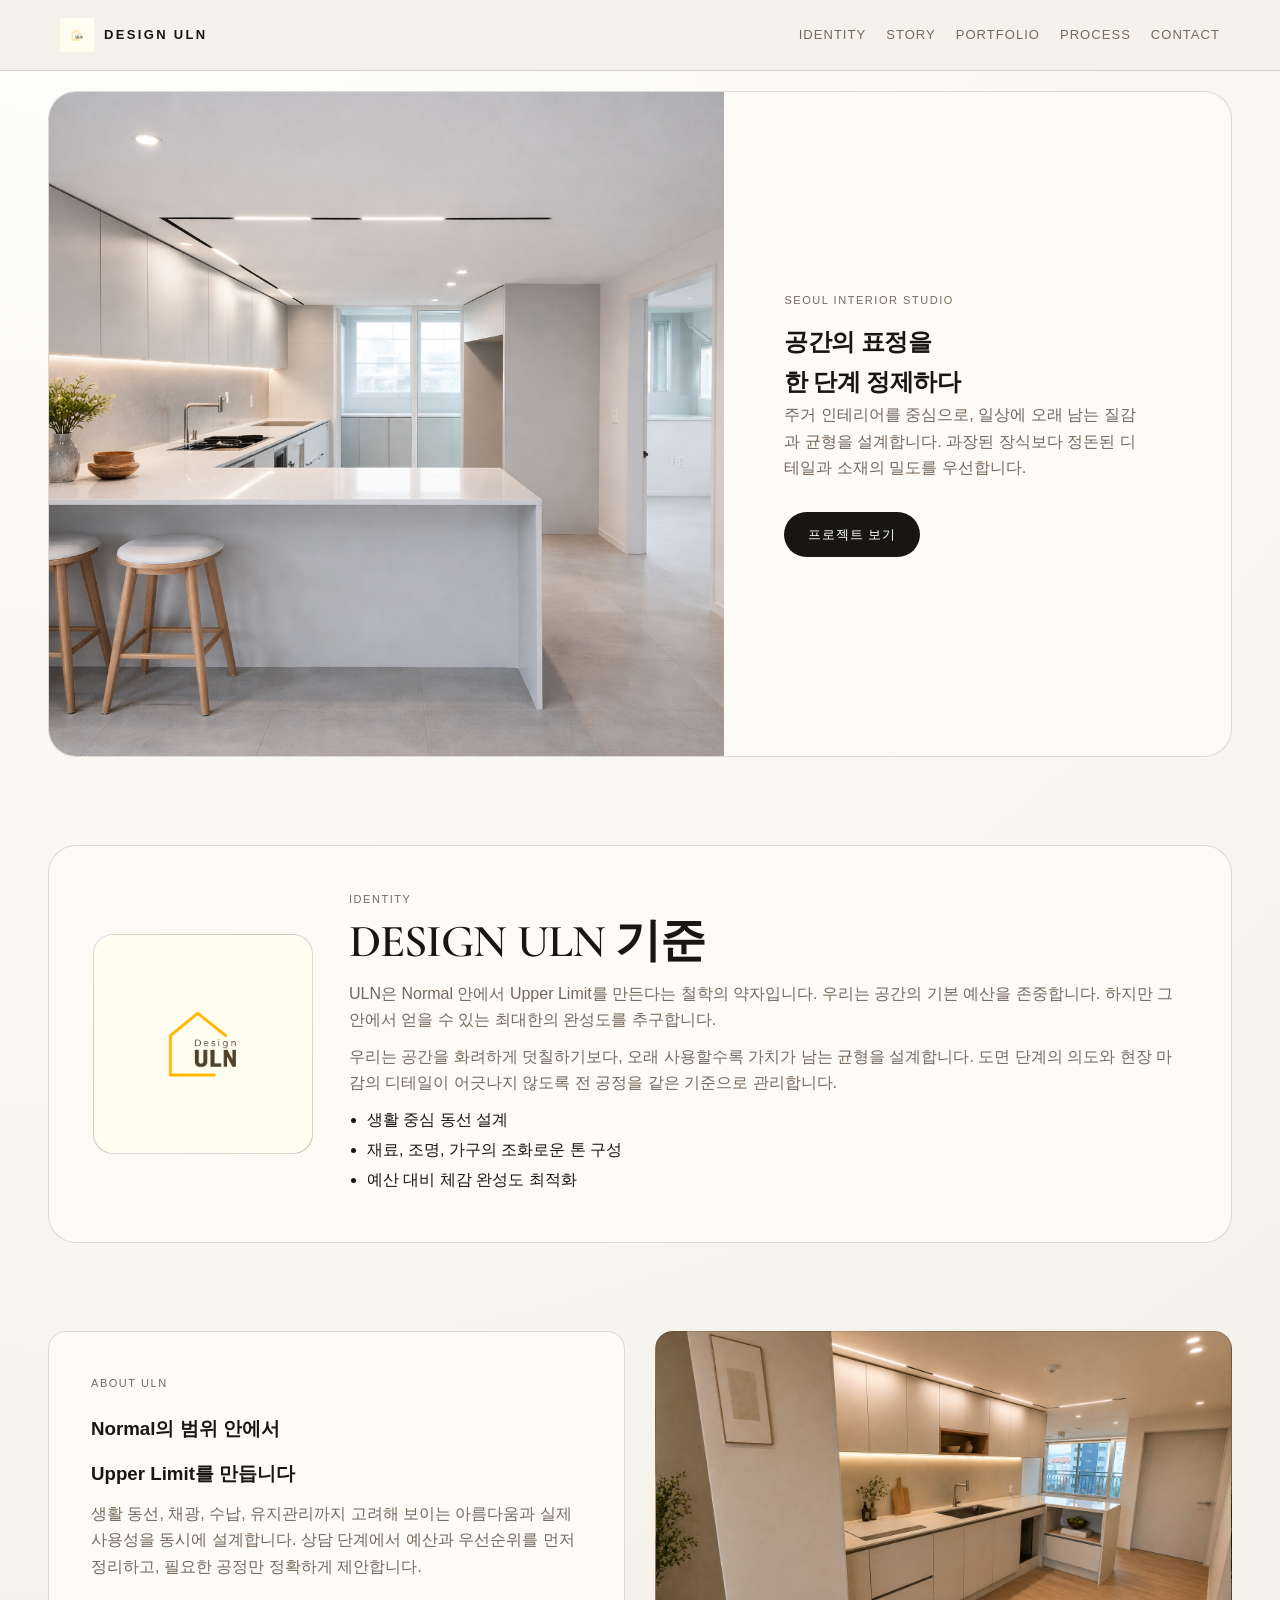
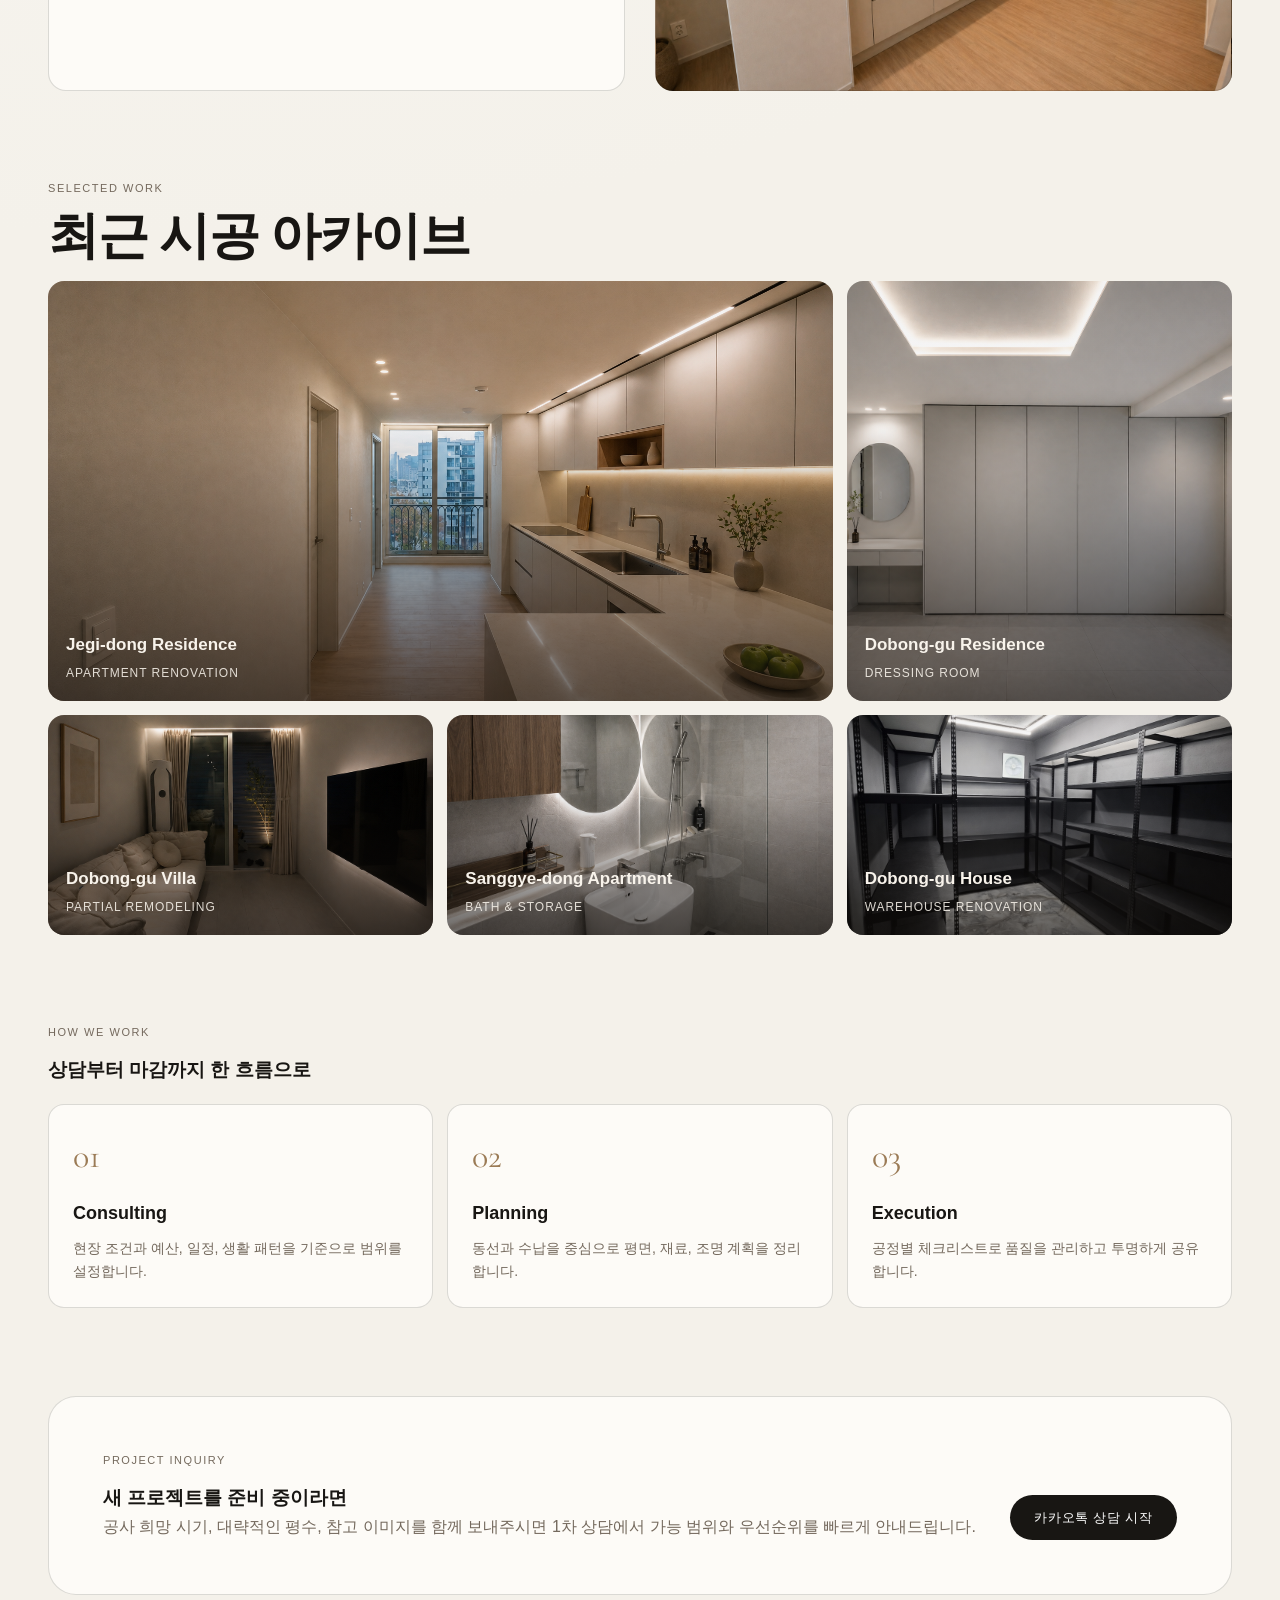
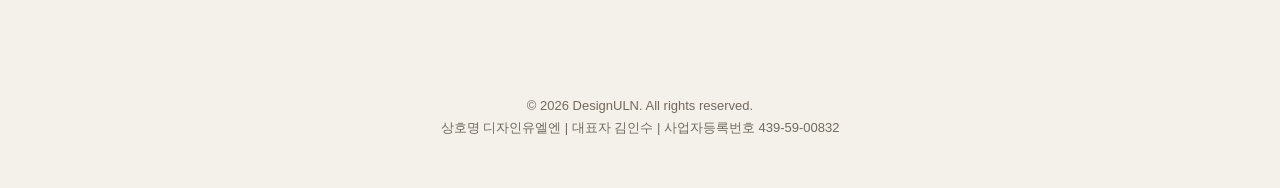
<file: index.html>
﻿<!DOCTYPE html>
<html lang="ko">
<head>
  <meta charset="UTF-8" />
  <meta name="viewport" content="width=device-width, initial-scale=1.0" />
  <title>DesignULN | Signature Space</title>
  <link rel="icon" href="resource/img/favicon-uln.png" type="image/png" />
  <link rel="preconnect" href="https://fonts.googleapis.com" />
  <link rel="preconnect" href="https://fonts.gstatic.com" crossorigin />
  <link href="https://fonts.googleapis.com/css2?family=Cormorant+Garamond:wght@500;600;700&family=Pretendard:wght@400;500;600;700&display=swap" rel="stylesheet" />
  <link rel="stylesheet" href="resource/css/custom.css" />
</head>
<body>
  <header class="topbar">
    <a class="brand" href="#home">
      <img src="resource/img/logo.png" alt="DesignULN 로고" class="brand-logo" />
      <span>DESIGN ULN</span>
    </a>
    <nav class="menu">
      <a href="#identity">IDENTITY</a>
      <a href="#story">Story</a>
      <a href="#portfolio">Portfolio</a>
      <a href="#process">Process</a>
      <a href="#contact">Contact</a>
    </nav>
  </header>

  <main>
    <section id="home" class="hero">
      <div class="hero-media" style="background-image: url('resource/img/main1.png');"></div>
      <div class="hero-panel">
        <p class="kicker">Seoul Interior Studio</p>
        <h2>공간의 표정을<br>
          <span style="margin-top:7px;">한 단계 정제하다</span>
        </h2>
        <p class="hero-copy">
          주거 인테리어를 중심으로, 일상에 오래 남는 질감과 균형을 설계합니다.
          과장된 장식보다 정돈된 디테일과 소재의 밀도를 우선합니다.
        </p>
        <a class="cta" href="#portfolio">프로젝트 보기</a>
      </div>
    </section>

    <section id="identity" class="logo-area" aria-label="브랜드 아이덴티티">
      <div class="logo-area-mark">
        <img src="resource/img/logo.png" alt="DesignULN 심볼" />
      </div>
      <div class="logo-area-copy">
        <p class="kicker">IDENTITY</p>
        <h2 style="margin-bottom:15px;">DESIGN ULN 기준</h2>
        <p>
          ULN은 Normal 안에서 Upper Limit를 만든다는 철학의 약자입니다.
          우리는 공간의 기본 예산을 존중합니다. 하지만 그 안에서 얻을 수 있는 최대한의 완성도를 추구합니다.
        </p>
        <p>
          우리는 공간을 화려하게 덧칠하기보다, 오래 사용할수록 가치가 남는 균형을 설계합니다.
          도면 단계의 의도와 현장 마감의 디테일이 어긋나지 않도록 전 공정을 같은 기준으로 관리합니다.
        </p>
        <ul>
          <li>생활 중심 동선 설계</li>
          <li>재료, 조명, 가구의 조화로운 톤 구성</li>
          <li>예산 대비 체감 완성도 최적화</li>
        </ul>
      </div>
    </section>

    <section id="story" class="story">
      <div class="story-text">
        <p class="kicker">About ULN</p>
        <h3 style="line-height: 45px;margin-bottom:5px;">
          Normal의 범위 안에서 <br>Upper Limit를 만듭니다
        </h3>
        <p>
          생활 동선, 채광, 수납, 유지관리까지 고려해 보이는 아름다움과 실제 사용성을 동시에 설계합니다.
          상담 단계에서 예산과 우선순위를 먼저 정리하고, 필요한 공정만 정확하게 제안합니다.
        </p>
      </div>
      <div class="story-image" style="background-image: url('resource/img/20260428_3.png');"></div>
    </section>

    <section id="portfolio" class="portfolio">
      <div class="section-head">
        <p class="kicker">Selected Work</p>
        <h2>최근 시공 아카이브</h2>
      </div>
      <div class="portfolio-grid">
        <article class="project-card large" style="background-image: url('resource/img/20260428_2.png');">
          <div class="project-meta">
            <strong>Jegi-dong Residence</strong>
            <span>Apartment Renovation</span>
          </div>
        </article>
        <article class="project-card" style="background-image: url('resource/img/20260428_4.png');">
          <div class="project-meta">
            <strong>Dobong-gu Residence</strong>
            <span>Dressing room</span>
          </div>
        </article>
        <article class="project-card" style="background-image: url('resource/img/20260428_6.png');">
          <div class="project-meta">
            <strong>Dobong-gu Villa</strong>
            <span>Partial Remodeling</span>
          </div>
        </article>
        <article class="project-card" style="background-image: url('resource/img/20260428_5.png');">
          <div class="project-meta">
            <strong>Sanggye-dong Apartment</strong>
            <span>Bath & Storage</span>
          </div>
        </article>
        <article class="project-card" style="background-image: url('resource/img/nimg26.png');">
          <div class="project-meta">
            <strong>Dobong-gu House</strong>
            <span>warehouse renovation</span>
          </div>
        </article>
      </div>
    </section>

    <section id="process" class="process">
      <div class="section-head">
        <p class="kicker">How We Work</p>
        <h3>상담부터 마감까지 한 흐름으로</h3>
      </div>
      <div class="steps">
        <article>
          <span>01</span>
          <h3>Consulting</h3>
          <p>현장 조건과 예산, 일정, 생활 패턴을 기준으로 범위를 설정합니다.</p>
        </article>
        <article>
          <span>02</span>
          <h3>Planning</h3>
          <p>동선과 수납을 중심으로 평면, 재료, 조명 계획을 정리합니다.</p>
        </article>
        <article>
          <span>03</span>
          <h3>Execution</h3>
          <p>공정별 체크리스트로 품질을 관리하고 투명하게 공유합니다.</p>
        </article>
      </div>
    </section>

    <section id="contact" class="contact">
      <div class="contact-panel">
        <p class="kicker">Project Inquiry</p>
        <h3>새 프로젝트를 준비 중이라면</h3>
        <p>
          공사 희망 시기, 대략적인 평수, 참고 이미지를 함께 보내주시면
          1차 상담에서 가능 범위와 우선순위를 빠르게 안내드립니다.
        </p>
      </div>
      <a class="cta contact-cta" href="http://pf.kakao.com/_Mexoxgn/chat" target="_blank" rel="noopener noreferrer">카카오톡 상담 시작</a>
    </section>
  </main>

  <footer class="footer">
    <p>© 2026 DesignULN. All rights reserved.</p>
    <p>상호명 디자인유엘엔 | 대표자 김인수 | 사업자등록번호 439-59-00832</p>
  </footer>
</body>
</html>
</file>
<file: resource/css/custom.css>
﻿@charset "UTF-8";

* {
  box-sizing: border-box;
  margin: 0;
  padding: 0;
}

:root {
  --bg: #f4f1ea;
  --surface: #fdfbf7;
  --ink: #181613;
  --muted: #74695d;
  --line: rgba(24, 22, 19, 0.15);
  --accent: #9b7b56;
  --radius-xl: 28px;
  --radius-lg: 18px;
}

html {
  scroll-behavior: smooth;
}

section[id] {
  scroll-margin-top: 18vh;
}

body {
  font-family: "Pretendard", "Noto Sans KR", sans-serif;
  color: var(--ink);
  background: radial-gradient(circle at 12% -8%, #fff 0%, var(--bg) 55%);
  line-height: 1.65;
}

.topbar {
  position: sticky;
  top: 0;
  z-index: 30;
  display: flex;
  justify-content: space-between;
  align-items: center;
  padding: 18px clamp(18px, 5vw, 60px);
  background: rgba(244, 241, 234, 0.88);
  border-bottom: 1px solid var(--line);
  backdrop-filter: blur(10px);
}

.brand {
  display: inline-flex;
  align-items: center;
  gap: 10px;
  color: var(--ink);
  text-decoration: none;
  letter-spacing: 0.18em;
  font-size: 13px;
  font-weight: 700;
}

.brand-logo {
  width: 34px;
  height: 34px;
  object-fit: contain;
}

.menu {
  display: flex;
  gap: 20px;
}

.menu a {
  text-decoration: none;
  color: var(--muted);
  font-size: 13px;
  letter-spacing: 0.08em;
  text-transform: uppercase;
}

.menu a:hover {
  color: var(--ink);
}

main {
  padding: 20px clamp(14px, 4vw, 48px) 64px;
}

.hero {
  min-height: 74vh;
  display: grid;
  grid-template-columns: 1.2fr 0.9fr;
  background: var(--surface);
  border-radius: var(--radius-xl);
  overflow: hidden;
  border: 1px solid var(--line);
}

.hero-media {
  background-size: cover;
  background-position: center;
  min-height: 420px;
}

.hero-panel {
  padding: clamp(30px, 5vw, 60px);
  display: flex;
  flex-direction: column;
  justify-content: center;
}

.logo-chip {
  display: inline-flex;
  align-items: center;
  gap: 10px;
  padding: 8px 12px;
  border: 1px solid var(--line);
  border-radius: 999px;
  margin-bottom: 12px;
  background: rgba(255, 255, 255, 0.65);
  width: fit-content;
}

.logo-chip img {
  width: 30px;
  height: 30px;
  object-fit: contain;
}

.logo-chip strong {
  display: block;
  font-size: 11px;
  letter-spacing: 0.12em;
  text-transform: uppercase;
  line-height: 1.1;
}

.logo-chip span {
  display: block;
  font-size: 10px;
  color: var(--muted);
  letter-spacing: 0.04em;
  text-transform: uppercase;
  line-height: 1.2;
}

.logo-chip p {
  margin-top: 4px;
  font-size: 11px;
  color: var(--muted);
  line-height: 1.4;
}

.kicker {
  letter-spacing: 0.14em;
  text-transform: uppercase;
  color: var(--muted);
  font-size: 11px;
  margin-bottom: 14px;
}

h1,
h2 {
  font-family: "Cormorant Garamond", serif;
  font-weight: 600;
  letter-spacing: -0.02em;
}

.hero-panel h1 {
  font-size: clamp(42px, 5vw, 70px);
  line-height: 0.94;
  margin-bottom: 24px;
}

.hero-panel h1 span {
  display: block;
  margin-top: 8px;
}

.hero-copy {
  max-width: 360px;
  color: var(--muted);
  margin-bottom: 30px;
}

.cta {
  display: inline-block;
  width: fit-content;
  text-decoration: none;
  color: #fff;
  background: var(--ink);
  border-radius: 999px;
  padding: 12px 24px;
  font-size: 13px;
  letter-spacing: 0.06em;
  text-transform: uppercase;
}

.cta:hover {
  background: var(--accent);
}

.logo-area,
.story,
.portfolio,
.process,
.contact {
  margin-top: clamp(46px, 7vw, 88px);
}

.logo-area {
  background: var(--surface);
  border: 1px solid var(--line);
  border-radius: var(--radius-xl);
  padding: clamp(20px, 4vw, 44px);
  display: grid;
  grid-template-columns: 220px 1fr;
  gap: clamp(18px, 3vw, 36px);
  align-items: center;
}

.logo-area-mark {
  background: linear-gradient(145deg, #fff, #efe8db);
  border: 1px solid var(--line);
  border-radius: 20px;
  min-height: 220px;
  display: flex;
  align-items: center;
  justify-content: center;
}

.logo-area-mark img {
  width: 100%;
  height: 100%;
  object-fit: cover;
  border-radius: 20px;
}

.logo-area-copy h2 {
  font-size: clamp(30px, 3.8vw, 46px);
  line-height: 1.04;
  margin-bottom: 14px;
}

.logo-area-copy p {
  color: var(--muted);
  margin-bottom: 10px;
}

.logo-area-copy ul {
  margin-top: 8px;
  padding-left: 18px;
  color: var(--ink);
}

.logo-area-copy li {
  margin-bottom: 4px;
}

.story {
  display: grid;
  grid-template-columns: 1fr 1fr;
  gap: clamp(18px, 3vw, 30px);
  align-items: stretch;
}

.story-text,
.story-image {
  border-radius: var(--radius-lg);
  border: 1px solid var(--line);
  background: var(--surface);
}

.story-text {
  padding: clamp(24px, 4vw, 42px);
}

.story-text h2,
.section-head h2,
.contact h2 {
  font-size: clamp(34px, 4vw, 52px);
  line-height: 1.02;
  margin-bottom: 14px;
}

.story-text p {
  color: var(--muted);
  max-width: 500px;
}

.story-image {
  min-height: 360px;
  background-size: cover;
  background-position: center;
}

.section-head {
  margin-bottom: 18px;
}

.portfolio-grid {
  display: grid;
  grid-template-columns: repeat(12, 1fr);
  gap: 14px;
}

.project-card {
  border-radius: 16px;
  min-height: 220px;
  background-size: cover;
  background-position: center;
  position: relative;
  overflow: hidden;
  grid-column: span 4;
}

.project-card.large {
  grid-column: span 8;
  min-height: 420px;
}

.project-card::before {
  content: "";
  position: absolute;
  inset: 0;
  background: linear-gradient(180deg, rgba(18, 15, 12, 0.04) 34%, rgba(18, 15, 12, 0.62) 100%);
}

.project-meta {
  position: absolute;
  left: 18px;
  right: 18px;
  bottom: 16px;
  color: #f8f3eb;
  z-index: 1;
}

.project-meta strong {
  display: block;
  font-size: 17px;
}

.project-meta span {
  font-size: 12px;
  opacity: 0.88;
  letter-spacing: 0.08em;
  text-transform: uppercase;
}

.steps {
  display: grid;
  grid-template-columns: repeat(3, 1fr);
  gap: 14px;
}

.steps article {
  background: var(--surface);
  border: 1px solid var(--line);
  border-radius: 16px;
  padding: 24px;
}

.steps span {
  display: inline-block;
  margin-bottom: 14px;
  font-family: "Cormorant Garamond", serif;
  font-size: 34px;
  color: var(--accent);
}

.steps h3 {
  margin-bottom: 8px;
  font-size: 18px;
}

.steps p {
  color: var(--muted);
  font-size: 14px;
}

.contact {
  background: var(--surface);
  border: 1px solid var(--line);
  border-radius: var(--radius-xl);
  padding: clamp(26px, 5vw, 54px);
  display: flex;
  align-items: end;
  justify-content: space-between;
  gap: 18px;
}

.contact p {
  color: var(--muted);
}

.contact-cta {
  flex-shrink: 0;
}

.footer {
  padding: 36px 18px 50px;
  text-align: center;
  color: var(--muted);
  font-size: 13px;
}

@media (max-width: 980px) {
  .hero {
    grid-template-columns: 1fr;
  }

  .logo-area {
    grid-template-columns: 1fr;
  }

  .logo-area-mark {
    min-height: 180px;
  }

  .story {
    grid-template-columns: 1fr;
  }

  .portfolio-grid {
    grid-template-columns: 1fr 1fr;
  }

  .project-card,
  .project-card.large {
    grid-column: auto;
    min-height: 260px;
  }

  .steps {
    grid-template-columns: 1fr;
  }

  .contact {
    flex-direction: column;
    align-items: flex-start;
  }
}

@media (max-width: 640px) {
  .topbar {
    flex-direction: column;
    gap: 10px;
  }

  .menu {
    gap: 12px;
    flex-wrap: wrap;
    justify-content: center;
  }

  .logo-area {
    padding: 18px;
  }

  .portfolio-grid {
    grid-template-columns: 1fr;
  }

  .project-card,
  .project-card.large {
    min-height: 230px;
  }
}
</file>
